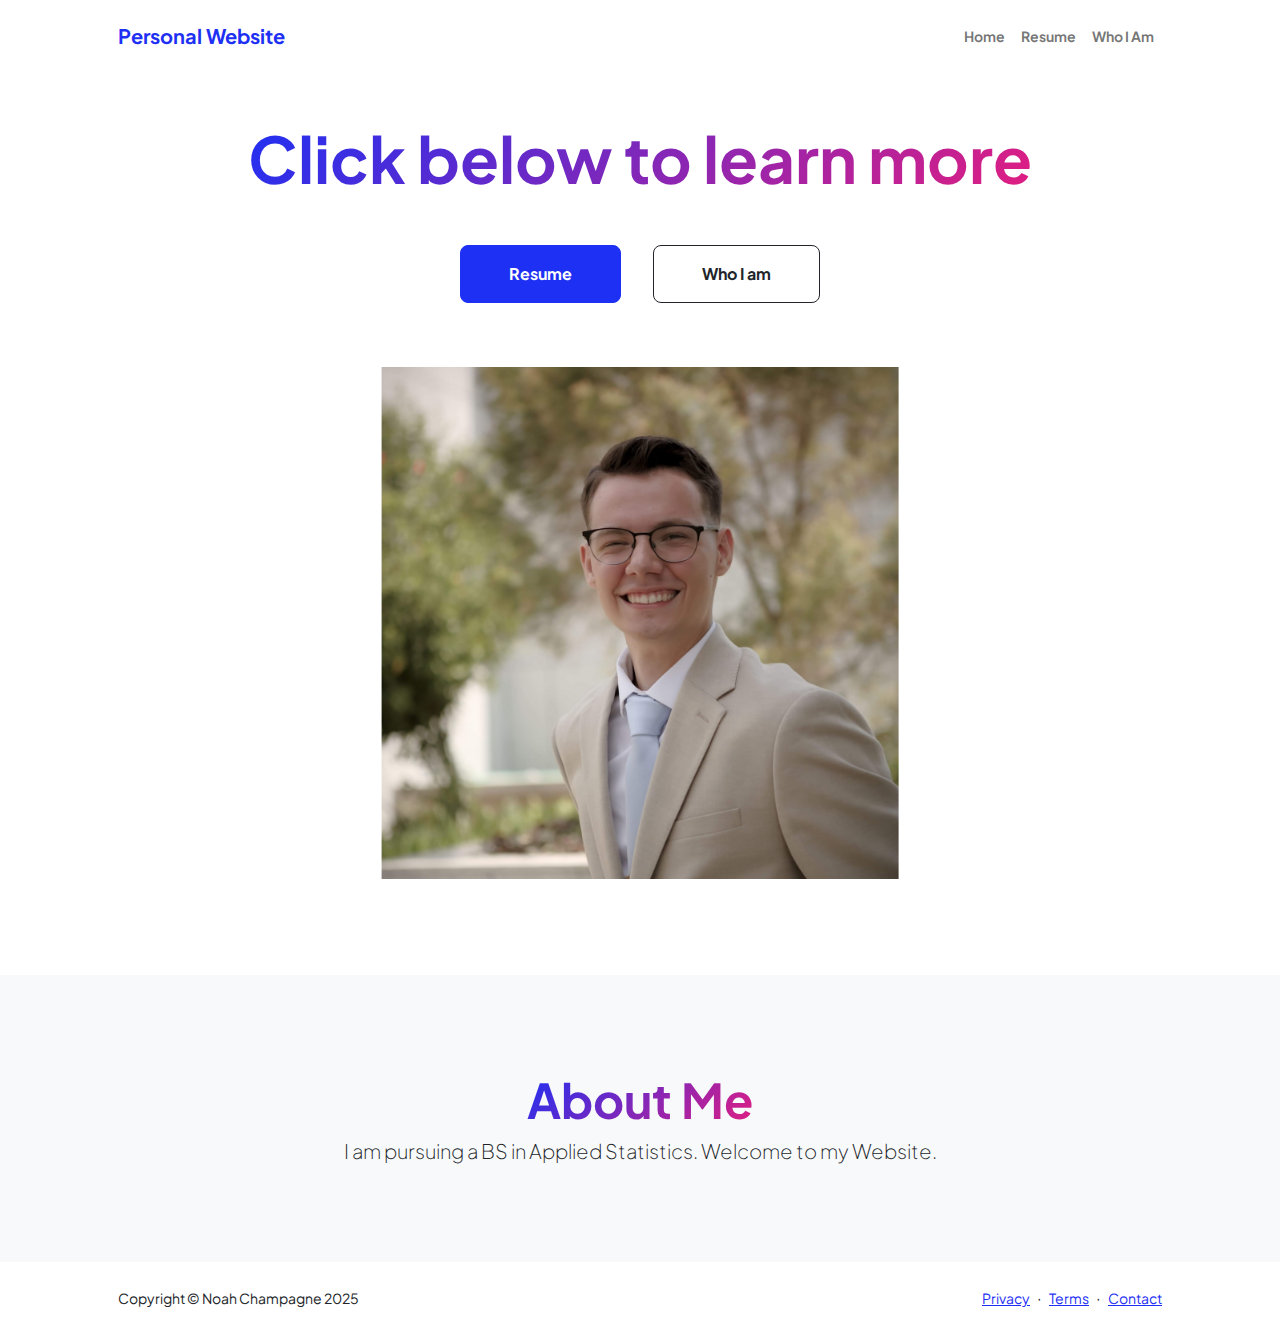
<file: index.html>
<!DOCTYPE html>
<html lang="en">
    <head>
        <meta charset="utf-8" />
        <meta name="viewport" content="width=device-width, initial-scale=1, shrink-to-fit=no" />
        <meta name="description" content="" />
        <meta name="author" content="" />
        <title>Personal Website</title>
        <!-- Favicon-->
        <link rel="icon" type="image/x-icon" href="assets/favicon.ico" />
        <!-- Custom Google font-->
        <link rel="preconnect" href="https://fonts.googleapis.com" />
        <link rel="preconnect" href="https://fonts.gstatic.com" crossorigin />
        <link href="https://fonts.googleapis.com/css2?family=Plus+Jakarta+Sans:wght@100;200;300;400;500;600;700;800;900&amp;display=swap" rel="stylesheet" />
        <!-- Bootstrap icons-->
        <link href="https://cdn.jsdelivr.net/npm/bootstrap-icons@1.8.1/font/bootstrap-icons.css" rel="stylesheet" />
        <!-- Core theme CSS (includes Bootstrap)-->
        <link href="css/styles.css" rel="stylesheet" />
    </head>
    <body class="d-flex flex-column h-100">
        <main class="flex-shrink-0">
            <!-- Navigation-->
            <nav class="navbar navbar-expand-lg navbar-light bg-white py-3">
                <div class="container px-5">
                    <a class="navbar-brand" href="index.html"><span class="fw-bolder text-primary">Personal Website</span></a>
                    <button class="navbar-toggler" type="button" data-bs-toggle="collapse" data-bs-target="#navbarSupportedContent" aria-controls="navbarSupportedContent" aria-expanded="false" aria-label="Toggle navigation"><span class="navbar-toggler-icon"></span></button>
                    <div class="collapse navbar-collapse" id="navbarSupportedContent">
                        <ul class="navbar-nav ms-auto mb-2 mb-lg-0 small fw-bolder">
                            <li class="nav-item"><a class="nav-link" href="index.html">Home</a></li>
                            <li class="nav-item"><a class="nav-link" href="resume.html">Resume</a></li>
                            <li class="nav-item"><a class="nav-link" href="projects.html">Who I Am</a></li>
                        </ul>
                    </div>
                </div>
            </nav>
            <!-- Header-->
            <header class="py-5">
                <div class="container px-5 pb-5">
                    <div class="row gx-5 align-items-center">
                        <div class="col-xxl-5">
                            <!-- Header text content-->
                            <div class="text-center text-xxl-start">
                                <h1 class="display-3 fw-bolder mb-5"><span class="text-gradient d-inline">Click below to learn more</span></h1>
                                <div class="d-grid gap-3 d-sm-flex justify-content-sm-center justify-content-xxl-start mb-3">
                                    <a class="btn btn-primary btn-lg px-5 py-3 me-sm-3 fs-6 fw-bolder" href="resume.html">Resume</a>
                                    <a class="btn btn-outline-dark btn-lg px-5 py-3 fs-6 fw-bolder" href="projects.html">Who I am</a>
                                </div>
                            </div>
                        </div>
                        <div class="col-xxl-7">
                            <!-- Header profile picture-->
                            <div class="d-flex justify-content-center mt-5 mt-xxl-0">
                                <div class="profile bg-gradient-primary-to-secondary">
                                    <!-- TIP: For best results, use a photo with a transparent background like the demo example below-->
                                    <!-- Watch a tutorial on how to do this on YouTube (link)-->
                                    <img class="profile-img" src="profilepic.jpeg" alt="A picture of me" />
                        
                                </div>
                            </div>
                        </div>
                    </div>
                </div>
            </header>
            <!-- About Section-->
            <section class="bg-light py-5">
                <div class="container px-5">
                    <div class="row gx-5 justify-content-center">
                        <div class="col-xxl-8">
                            <div class="text-center my-5">
                                <h2 class="display-5 fw-bolder"><span class="text-gradient d-inline">About Me</span></h2>
                                <p class="lead fw-light mb-4">I am pursuing a BS in Applied Statistics. Welcome to my Website.</p>
                    
                            </div>
                        </div>
                    </div>
                </div>
            </section>
        </main>
        <!-- Footer-->
        <footer class="bg-white py-4 mt-auto">
            <div class="container px-5">
                <div class="row align-items-center justify-content-between flex-column flex-sm-row">
                    <div class="col-auto"><div class="small m-0">Copyright &copy; Noah Champagne 2025</div></div>
                    <div class="col-auto">
                        <a class="small" href="#!">Privacy</a>
                        <span class="mx-1">&middot;</span>
                        <a class="small" href="#!">Terms</a>
                        <span class="mx-1">&middot;</span>
                        <a class="small" href="#!">Contact</a>
                    </div>
                </div>
            </div>
        </footer>
        <!-- Bootstrap core JS-->
        <script src="https://cdn.jsdelivr.net/npm/bootstrap@5.2.3/dist/js/bootstrap.bundle.min.js"></script>
        <!-- Core theme JS-->
        <script src="js/scripts.js"></script>
    </body>
</html>
</file>
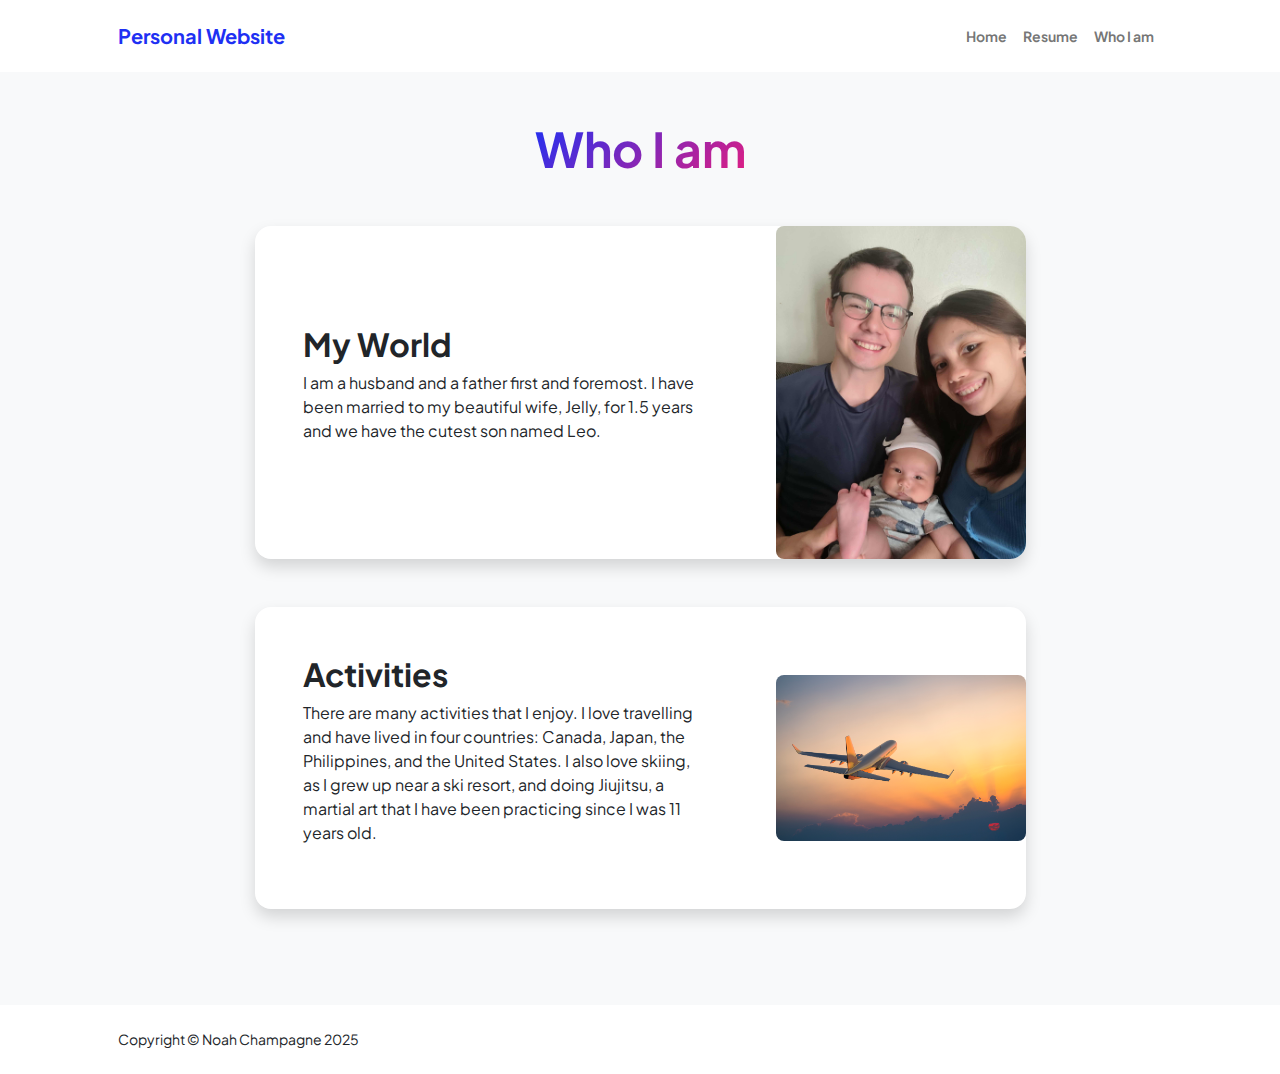
<file: projects.html>
<!DOCTYPE html>
<html lang="en">
<head>
    <meta charset="utf-8" />
    <meta name="viewport" content="width=device-width, initial-scale=1, shrink-to-fit=no" />
    <meta name="description" content="" />
    <meta name="author" content="" />
    <title>Modern Business - Start Bootstrap Template</title>
    <!-- Favicon-->
    <link rel="icon" type="image/x-icon" href="assets/favicon.ico" />
    <!-- Custom Google font-->
    <link rel="preconnect" href="https://fonts.googleapis.com" />
    <link rel="preconnect" href="https://fonts.gstatic.com" crossorigin />
    <link href="https://fonts.googleapis.com/css2?family=Plus+Jakarta+Sans:wght@100;200;300;400;500;600;700;800;900&amp;display=swap" rel="stylesheet" />
    <!-- Bootstrap icons-->
    <link href="https://cdn.jsdelivr.net/npm/bootstrap-icons@1.8.1/font/bootstrap-icons.css" rel="stylesheet" />
    <!-- Core theme CSS (includes Bootstrap)-->
    <link href="css/styles.css" rel="stylesheet" />
    <style>
        /* Updated styling for project cards */
        .card-body .d-flex {
            flex-wrap: wrap; /* allow stacking on smaller screens */
            gap: 20px;
            align-items: center;
        }

        .card-body img {
            max-width: 250px; /* limit image size */
            width: 100%;      /* responsive scaling */
            height: auto;
            border-radius: 8px;
            object-fit: cover;
        }

        .card-body .p-5 {
            flex: 1; /* text takes remaining space */
        }

        @media (max-width: 768px) {
            .card-body .d-flex {
                flex-direction: column;
                align-items: center;
                text-align: center;
            }
        }
    </style>
</head>
<body class="d-flex flex-column h-100 bg-light">
    <main class="flex-shrink-0">
        <!-- Navigation-->
        <nav class="navbar navbar-expand-lg navbar-light bg-white py-3">
            <div class="container px-5">
                <a class="navbar-brand" href="index.html"><span class="fw-bolder text-primary">Personal Website</span></a>
                <button class="navbar-toggler" type="button" data-bs-toggle="collapse" data-bs-target="#navbarSupportedContent" aria-controls="navbarSupportedContent" aria-expanded="false" aria-label="Toggle navigation"><span class="navbar-toggler-icon"></span></button>
                <div class="collapse navbar-collapse" id="navbarSupportedContent">
                    <ul class="navbar-nav ms-auto mb-2 mb-lg-0 small fw-bolder">
                        <li class="nav-item"><a class="nav-link" href="index.html">Home</a></li>
                        <li class="nav-item"><a class="nav-link" href="resume.html">Resume</a></li>
                        <li class="nav-item"><a class="nav-link" href="projects.html">Who I am</a></li>
                    </ul>
                </div>
            </div>
        </nav>
        <!-- Projects Section-->
        <section class="py-5">
            <div class="container px-5 mb-5">
                <div class="text-center mb-5">
                    <h1 class="display-5 fw-bolder mb-0"><span class="text-gradient d-inline">Who I am</span></h1>
                </div>
                <div class="row gx-5 justify-content-center">
                    <div class="col-lg-11 col-xl-9 col-xxl-8">
                        <!-- Project Card 1-->
                        <div class="card overflow-hidden shadow rounded-4 border-0 mb-5">
                            <div class="card-body p-0">
                                <div class="d-flex">
                                    <div class="p-5">
                                        <h2 class="fw-bolder">My World</h2>
                                        <p>I am a husband and a father first and foremost. I have been married to my beautiful wife, Jelly, for 1.5 years and we have the cutest son named Leo.</p>
                                    </div>
                                    <img class="img-fluid" src="family.JPG" alt="My Family" />
                                </div>
                            </div>
                        </div>
                        <!-- Project Card 2-->
                        <div class="card overflow-hidden shadow rounded-4 border-0">
                            <div class="card-body p-0">
                                <div class="d-flex">
                                    <div class="p-5">
                                        <h2 class="fw-bolder">Activities</h2>
                                        <p>There are many activities that I enjoy. I love travelling and have lived in four countries: Canada, Japan, the Philippines, and the United States. I also love skiing, as I grew up near a ski resort, and doing Jiujitsu, a martial art that I have been practicing since I was 11 years old.</p>
                                    </div>
                                    <img class="img-fluid" src="travelling.png" alt="Picture of Airplane" />
                                </div>
                            </div>
                        </div>
                    </div>
                </div>
            </div>
        </section>
    </main>
    <!-- Footer-->
    <footer class="bg-white py-4 mt-auto">
        <div class="container px-5">
            <div class="row align-items-center justify-content-between flex-column flex-sm-row">
                <div class="col-auto"><div class="small m-0">Copyright &copy; Noah Champagne 2025</div></div>
            </div>
        </div>
    </footer>
    <!-- Bootstrap core JS-->
    <script src="https://cdn.jsdelivr.net/npm/bootstrap@5.2.3/dist/js/bootstrap.bundle.min.js"></script>
    <!-- Core theme JS-->
    <script src="js/scripts.js"></script>
</body>
</html>
</file>
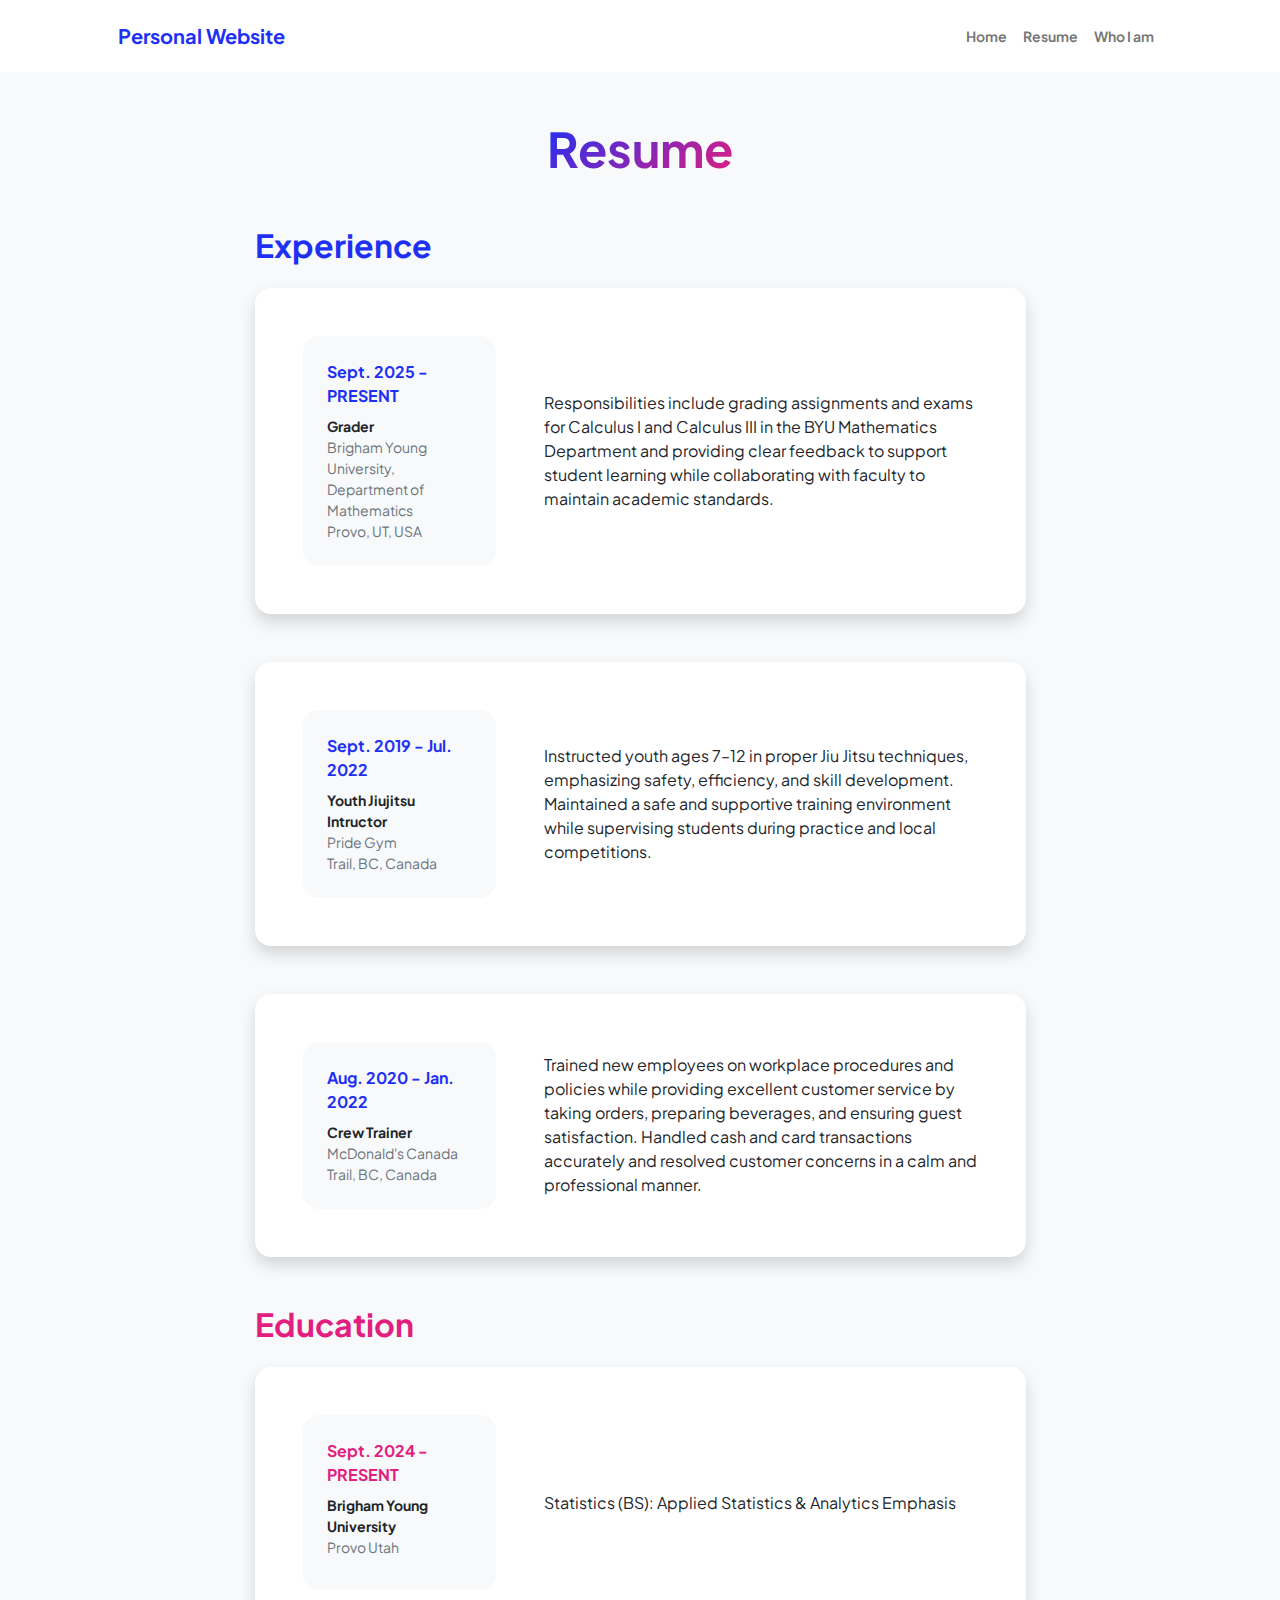
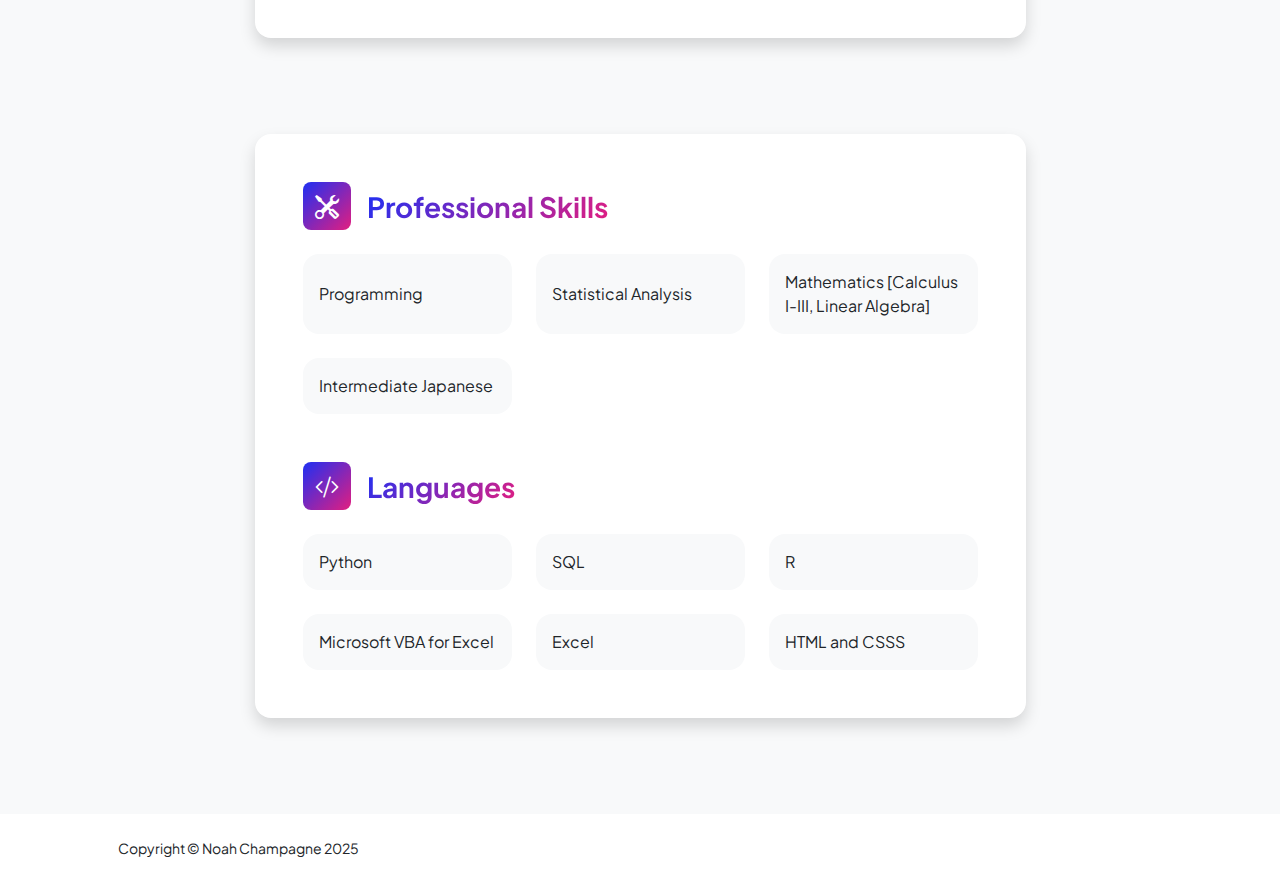
<file: resume.html>
<!DOCTYPE html>
<html lang="en">
    <head>
        <meta charset="utf-8" />
        <meta name="viewport" content="width=device-width, initial-scale=1, shrink-to-fit=no" />
        <meta name="description" content="" />
        <meta name="author" content="" />
        <title>Personal - Start Bootstrap Template</title>
        <!-- Favicon-->
        <link rel="icon" type="image/x-icon" href="assets/favicon.ico" />
        <!-- Custom Google font-->
        <link rel="preconnect" href="https://fonts.googleapis.com" />
        <link rel="preconnect" href="https://fonts.gstatic.com" crossorigin />
        <link href="https://fonts.googleapis.com/css2?family=Plus+Jakarta+Sans:wght@100;200;300;400;500;600;700;800;900&amp;display=swap" rel="stylesheet" />
        <!-- Bootstrap icons-->
        <link href="https://cdn.jsdelivr.net/npm/bootstrap-icons@1.8.1/font/bootstrap-icons.css" rel="stylesheet" />
        <!-- Core theme CSS (includes Bootstrap)-->
        <link href="css/styles.css" rel="stylesheet" />
    </head>
    <body class="d-flex flex-column h-100 bg-light">
        <main class="flex-shrink-0">
            <!-- Navigation-->
            <nav class="navbar navbar-expand-lg navbar-light bg-white py-3">
                <div class="container px-5">
                    <a class="navbar-brand" href="index.html"><span class="fw-bolder text-primary">Personal Website</span></a>
                    <button class="navbar-toggler" type="button" data-bs-toggle="collapse" data-bs-target="#navbarSupportedContent" aria-controls="navbarSupportedContent" aria-expanded="false" aria-label="Toggle navigation"><span class="navbar-toggler-icon"></span></button>
                    <div class="collapse navbar-collapse" id="navbarSupportedContent">
                        <ul class="navbar-nav ms-auto mb-2 mb-lg-0 small fw-bolder">
                            <li class="nav-item"><a class="nav-link" href="index.html">Home</a></li>
                            <li class="nav-item"><a class="nav-link" href="resume.html">Resume</a></li>
                            <li class="nav-item"><a class="nav-link" href="projects.html">Who I am</a></li>
                           
                        </ul>
                    </div>
                </div>
            </nav>
            <!-- Page Content-->
            <div class="container px-5 my-5">
                <div class="text-center mb-5">
                    <h1 class="display-5 fw-bolder mb-0"><span class="text-gradient d-inline">Resume</span></h1>
                </div>
                <div class="row gx-5 justify-content-center">
                    <div class="col-lg-11 col-xl-9 col-xxl-8">
                        <!-- Experience Section-->
                        <section>
                            <div class="d-flex align-items-center justify-content-between mb-4">
                                <h2 class="text-primary fw-bolder mb-0">Experience</h2>
                                <!-- Download resume button-->
                            </div>
                            <!-- Experience Card 1-->
                            <div class="card shadow border-0 rounded-4 mb-5">
                                <div class="card-body p-5">
                                    <div class="row align-items-center gx-5">
                                        <div class="col text-center text-lg-start mb-4 mb-lg-0">
                                            <div class="bg-light p-4 rounded-4">
                                                <div class="text-primary fw-bolder mb-2">Sept. 2025 - PRESENT</div>
                                                <div class="small fw-bolder">Grader</div>
                                                <div class="small text-muted">Brigham Young University, Department of Mathematics</div>
                                                <div class="small text-muted">Provo, UT, USA</div>
                                            </div>
                                        </div>
                                        <div class="col-lg-8"><div>Responsibilities include grading assignments and exams for Calculus I and Calculus III in the BYU Mathematics Department and providing clear feedback to support student learning while collaborating with faculty to maintain academic standards.</div></div>
                                    </div>
                                </div>
                            </div>
                            <!-- Experience Card 2-->
                            <div class="card shadow border-0 rounded-4 mb-5">
                                <div class="card-body p-5">
                                    <div class="row align-items-center gx-5">
                                        <div class="col text-center text-lg-start mb-4 mb-lg-0">
                                            <div class="bg-light p-4 rounded-4">
                                                <div class="text-primary fw-bolder mb-2">Sept. 2019 - Jul. 2022</div>
                                                <div class="small fw-bolder">Youth Jiujitsu Intructor</div>
                                                <div class="small text-muted">Pride Gym</div>
                                                <div class="small text-muted">Trail, BC, Canada</div>
                                            </div>
                                        </div>
                                        <div class="col-lg-8"><div>Instructed youth ages 7–12 in proper Jiu Jitsu techniques, emphasizing safety, efficiency, and skill development. Maintained a safe and supportive training environment while supervising students during practice and local competitions.</div></div>
                                    </div>
                                </div>
                            </div>
                            <!-- Experience Card 3-->
                            <div class="card shadow border-0 rounded-4 mb-5">
                                <div class="card-body p-5">
                                    <div class="row align-items-center gx-5">
                                        <div class="col text-center text-lg-start mb-4 mb-lg-0">
                                            <div class="bg-light p-4 rounded-4">
                                                <div class="text-primary fw-bolder mb-2">Aug. 2020 - Jan. 2022</div>
                                                <div class="small fw-bolder">Crew Trainer</div>
                                                <div class="small text-muted">McDonald's Canada</div>
                                                <div class="small text-muted">Trail, BC, Canada</div>
                                            </div>
                                        </div>
                                        <div class="col-lg-8"><div>Trained new employees on workplace procedures and policies while providing excellent customer service by taking orders, preparing beverages, and ensuring guest satisfaction. Handled cash and card transactions accurately and resolved customer concerns in a calm and professional manner.</div></div>
                                    </div>
                                </div>
                            </div>
                        </section>
                        <!-- Education Section-->
                        <section>
                            <h2 class="text-secondary fw-bolder mb-4">Education</h2>
                            <!-- Education Card 1-->
                            <div class="card shadow border-0 rounded-4 mb-5">
                                <div class="card-body p-5">
                                    <div class="row align-items-center gx-5">
                                        <div class="col text-center text-lg-start mb-4 mb-lg-0">
                                            <div class="bg-light p-4 rounded-4">
                                                <div class="text-secondary fw-bolder mb-2">Sept. 2024 - PRESENT</div>
                                                <div class="mb-2">
                                                    <div class="small fw-bolder">Brigham Young University</div>
                                                    <div class="small text-muted">Provo Utah</div>
                                                </div>

                                            </div>
                                        </div>
                                        <div class="col-lg-8"><div>Statistics (BS): Applied Statistics & Analytics Emphasis</div></div>
                                    </div>
                                </div>
                            </div>
                        </section>
                        <!-- Divider-->
                        <div class="pb-5"></div>
                        <!-- Skills Section-->
                        <section>
                            <!-- Skillset Card-->
                            <div class="card shadow border-0 rounded-4 mb-5">
                                <div class="card-body p-5">
                                    <!-- Professional skills list-->
                                    <div class="mb-5">
                                        <div class="d-flex align-items-center mb-4">
                                            <div class="feature bg-primary bg-gradient-primary-to-secondary text-white rounded-3 me-3"><i class="bi bi-tools"></i></div>
                                            <h3 class="fw-bolder mb-0"><span class="text-gradient d-inline">Professional Skills</span></h3>
                                        </div>
                                        <div class="row row-cols-1 row-cols-md-3 mb-4">
                                            <div class="col mb-4 mb-md-0"><div class="d-flex align-items-center bg-light rounded-4 p-3 h-100">Programming</div></div>
                                            <div class="col mb-4 mb-md-0"><div class="d-flex align-items-center bg-light rounded-4 p-3 h-100">Statistical Analysis</div></div>
                                            <div class="col"><div class="d-flex align-items-center bg-light rounded-4 p-3 h-100">Mathematics [Calculus I-III, Linear Algebra]</div></div>
                                        </div>
                                        <div class="row row-cols-1 row-cols-md-3">
                                            <div class="col mb-4 mb-md-0"><div class="d-flex align-items-center bg-light rounded-4 p-3 h-100">Intermediate Japanese</div></div>
                                        </div>
                                    </div>
                                    <!-- Languages list-->
                                    <div class="mb-0">
                                        <div class="d-flex align-items-center mb-4">
                                            <div class="feature bg-primary bg-gradient-primary-to-secondary text-white rounded-3 me-3"><i class="bi bi-code-slash"></i></div>
                                            <h3 class="fw-bolder mb-0"><span class="text-gradient d-inline">Languages</span></h3>
                                        </div>
                                        <div class="row row-cols-1 row-cols-md-3 mb-4">
                                            <div class="col mb-4 mb-md-0"><div class="d-flex align-items-center bg-light rounded-4 p-3 h-100">Python</div></div>
                                            <div class="col mb-4 mb-md-0"><div class="d-flex align-items-center bg-light rounded-4 p-3 h-100">SQL</div></div>
                                            <div class="col"><div class="d-flex align-items-center bg-light rounded-4 p-3 h-100">R</div></div>
                                        </div>
                                        <div class="row row-cols-1 row-cols-md-3">
                                            <div class="col mb-4 mb-md-0"><div class="d-flex align-items-center bg-light rounded-4 p-3 h-100">Microsoft VBA for Excel</div></div>
                                            <div class="col mb-4 mb-md-0"><div class="d-flex align-items-center bg-light rounded-4 p-3 h-100">Excel</div></div>
                                            <div class="col"><div class="d-flex align-items-center bg-light rounded-4 p-3 h-100">HTML and CSSS</div></div>
                                        </div>
                                    </div>
                                </div>
                            </div>
                        </section>
                    </div>
                </div>
            </div>
        </main>
        <!-- Footer-->
        <footer class="bg-white py-4 mt-auto">
            <div class="container px-5">
                <div class="row align-items-center justify-content-between flex-column flex-sm-row">
                    <div class="col-auto"><div class="small m-0">Copyright &copy; Noah Champagne 2025</div></div>
                </div>
            </div>
        </footer>
        <!-- Bootstrap core JS-->
        <script src="https://cdn.jsdelivr.net/npm/bootstrap@5.2.3/dist/js/bootstrap.bundle.min.js"></script>
        <!-- Core theme JS-->
        <script src="js/scripts.js"></script>
    </body>
</html>
</file>
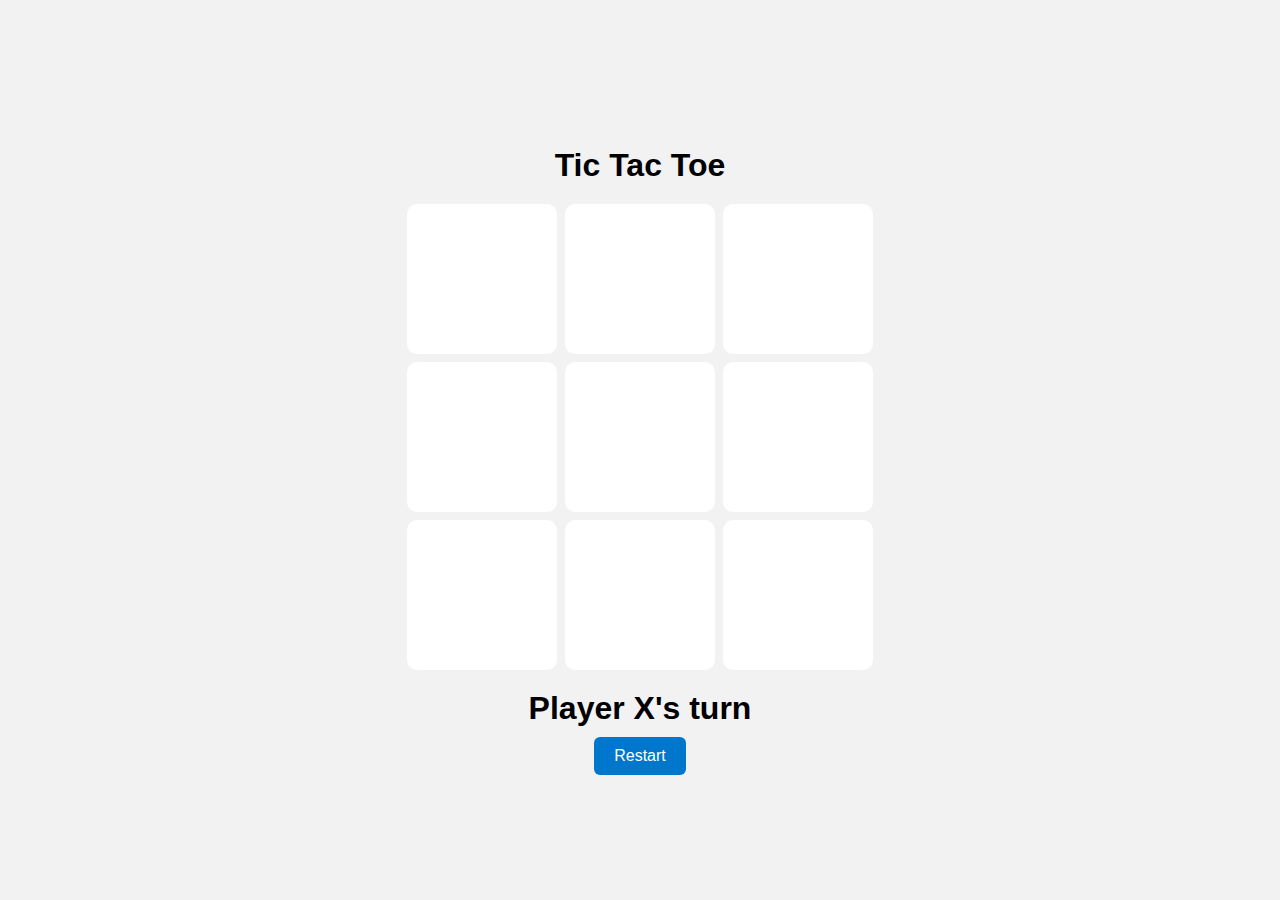
<file: webapp.html>
<!DOCTYPE html>
<html lang="en">
<head>
<meta charset="UTF-8">
<title>Tic Tac Toe</title>
<style>
  body {
    display: flex;
    justify-content: center;
    align-items: center;
    height: 100vh;
    margin: 0;
    font-family: Arial, sans-serif;
    background: #f2f2f2;
    overflow: hidden;
  }
  .container {
    text-align: center;
  }
  h1 {
    margin-bottom: 20px;
  }
  .board {
    display: grid;
    grid-template-columns: repeat(3, 150px);
    grid-template-rows: repeat(3, 150px);
    gap: 8px;
    margin: 0 auto 20px;
  }
  .cell {
    background: white;
    border-radius: 10px;
    font-size: 3.5rem;
    display: flex;
    justify-content: center;
    align-items: center;
    cursor: pointer;
    transition: background 0.2s;
    user-select: none;
  }
  .cell:hover {
    background: #eee;
  }
  .cell.taken {
    cursor: not-allowed;
  }
  .status {
    margin: 10px 0;
    font-weight: bold;
    font-size: 2rem;
  }
  button {
    padding: 10px 20px;
    font-size: 1rem;
    border: none;
    border-radius: 6px;
    cursor: pointer;
    background: #0077cc;
    color: white;
    transition: background 0.2s;
  }
  button:hover {
    background: #005fa3;
  }
  .confetti {
    position: fixed;
    width: 10px;
    height: 10px;
    background: red;
    top: 0;
    left: 50%;
    pointer-events: none;
    opacity: 0.8;
    animation: fall 3s linear forwards;
  }
  @keyframes fall {
    0% { transform: translateY(0) rotate(0deg); }
    100% { transform: translateY(100vh) rotate(720deg); opacity: 0; }
  }
</style>
</head>
<body>
  <div class="container">
    <h1>Tic Tac Toe</h1>
    <div class="board" id="board"></div>
    <div class="status" id="status">Player X's turn</div>
    <button onclick="resetGame()">Restart</button>
  </div>

<script>
  const boardEl = document.getElementById('board');
  const statusEl = document.getElementById('status');
  let board = Array(9).fill(null);
  let currentPlayer = 'X';
  let gameOver = false;

  function createBoard() {
    boardEl.innerHTML = '';
    board.forEach((val, idx) => {
      const cell = document.createElement('div');
      cell.classList.add('cell');
      if (val) {
        cell.textContent = val;
        cell.classList.add('taken');
      }
      cell.addEventListener('click', () => handleClick(idx));
      boardEl.appendChild(cell);
    });
  }

  function handleClick(index) {
    if (board[index] || gameOver) return;
    board[index] = currentPlayer;
    const winCombo = checkWin(currentPlayer);
    if (winCombo) {
      statusEl.textContent = `Player ${currentPlayer} Wins! 🎉`;
      statusEl.style.fontSize = "3rem";
      gameOver = true;
      launchConfetti();
    } else if (board.every(cell => cell)) {
      statusEl.textContent = "It's a Draw!";
      statusEl.style.fontSize = "2rem";
      gameOver = true;
    } else {
      currentPlayer = currentPlayer === 'X' ? 'O' : 'X';
      statusEl.textContent = `Player ${currentPlayer}'s turn`;
    }
    createBoard();
  }

  function checkWin(player) {
    const wins = [
      [0,1,2],[3,4,5],[6,7,8],
      [0,3,6],[1,4,7],[2,5,8],
      [0,4,8],[2,4,6]
    ];
    return wins.find(combo => combo.every(i => board[i] === player));
  }

  function resetGame() {
    board = Array(9).fill(null);
    currentPlayer = 'X';
    gameOver = false;
    statusEl.textContent = "Player X's turn";
    statusEl.style.fontSize = "2rem";
    createBoard();
  }

  function launchConfetti() {
    for (let i=0; i<50; i++) {
      const conf = document.createElement('div');
      conf.classList.add('confetti');
      conf.style.left = Math.random()*window.innerWidth + "px";
      conf.style.background = `hsl(${Math.random()*360}, 80%, 60%)`;
      conf.style.animationDuration = (2 + Math.random()*2) + "s";
      document.body.appendChild(conf);
      setTimeout(() => conf.remove(), 3000);
    }
  }

  createBoard();
</script>
</body>
</html>
</file>
